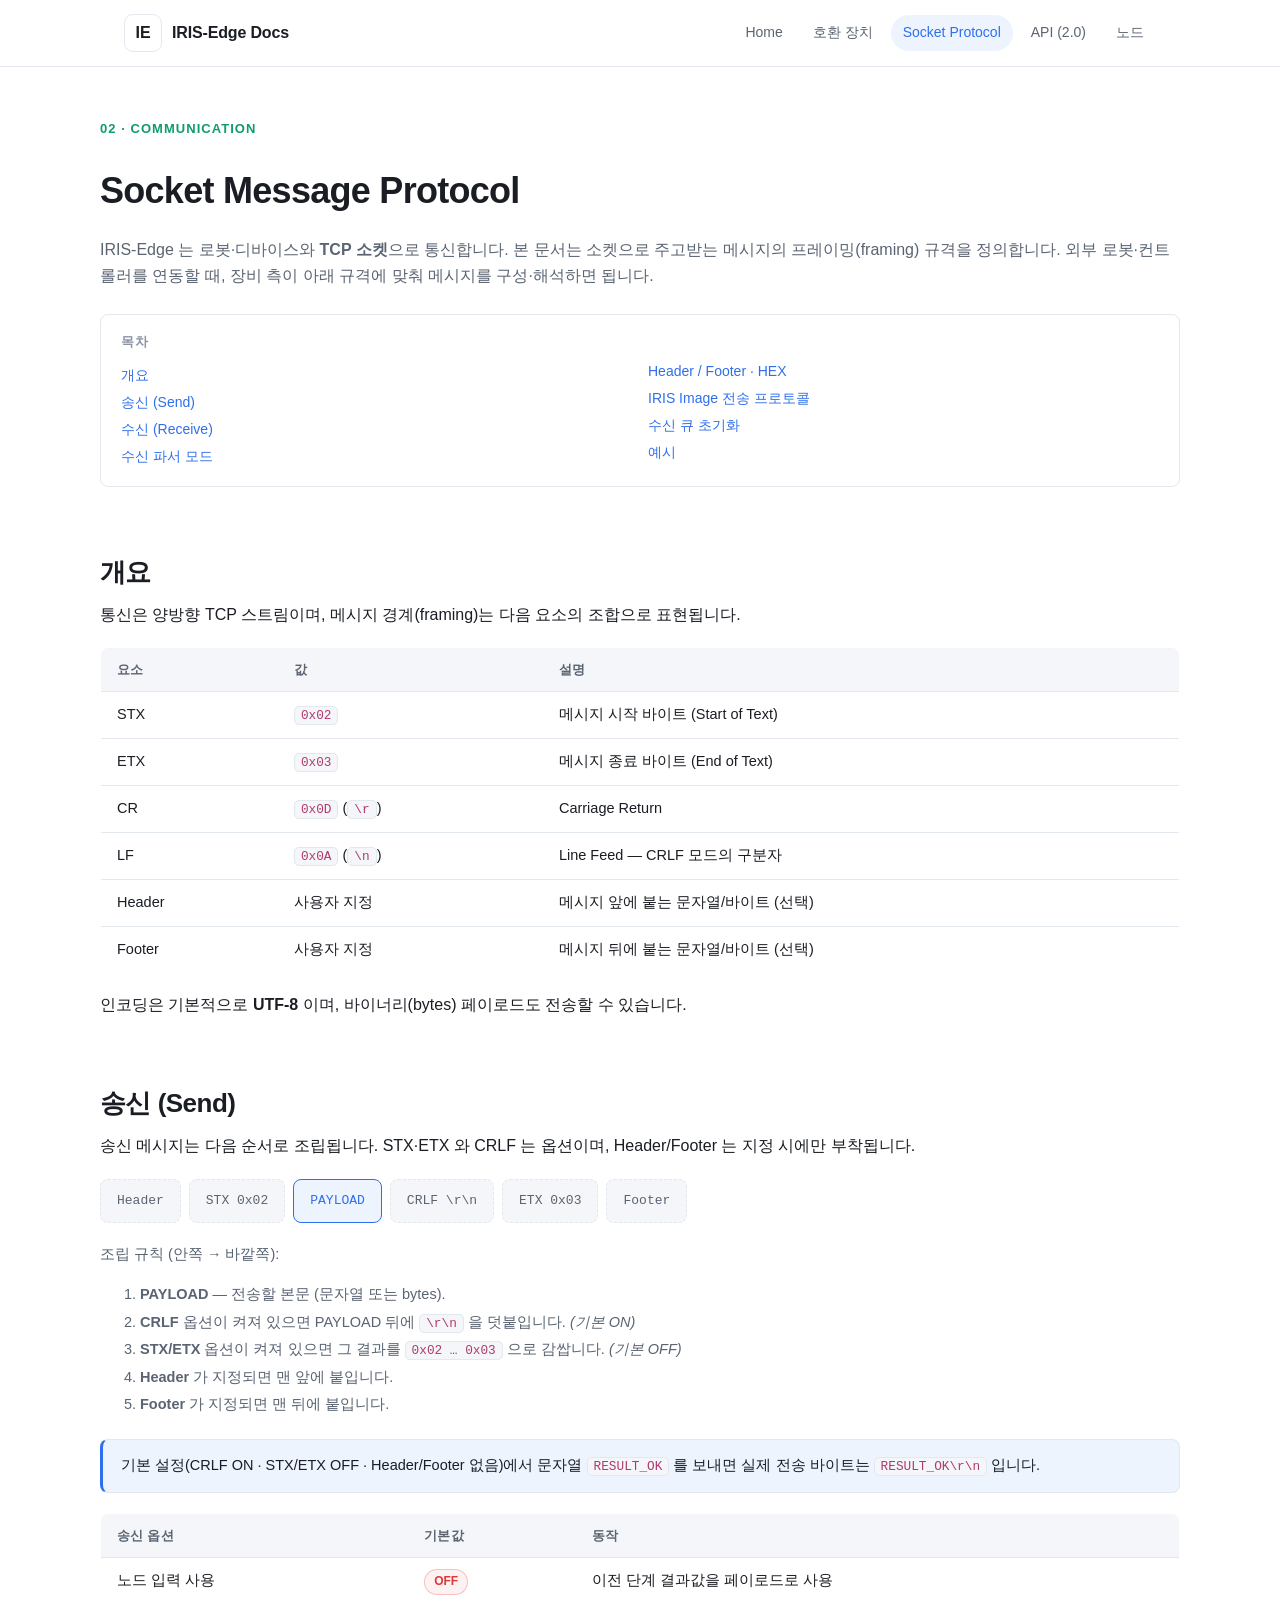
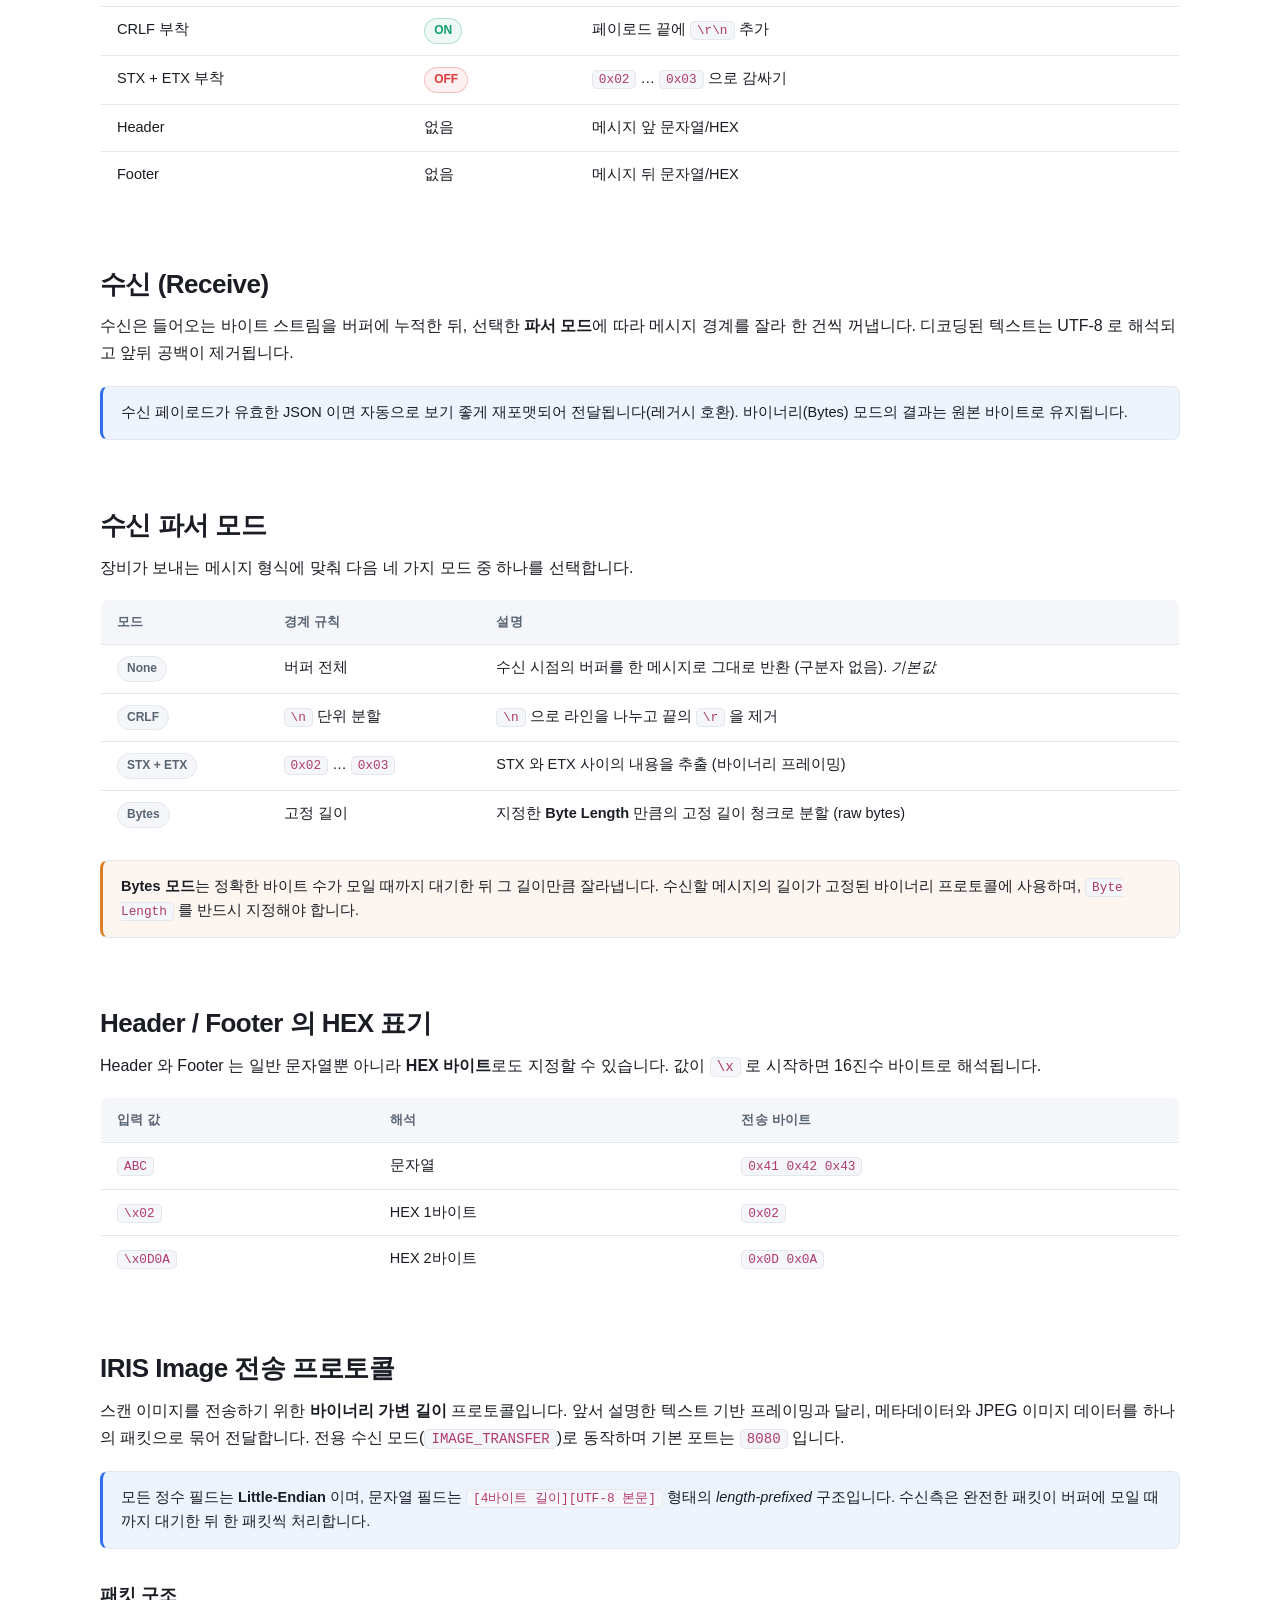
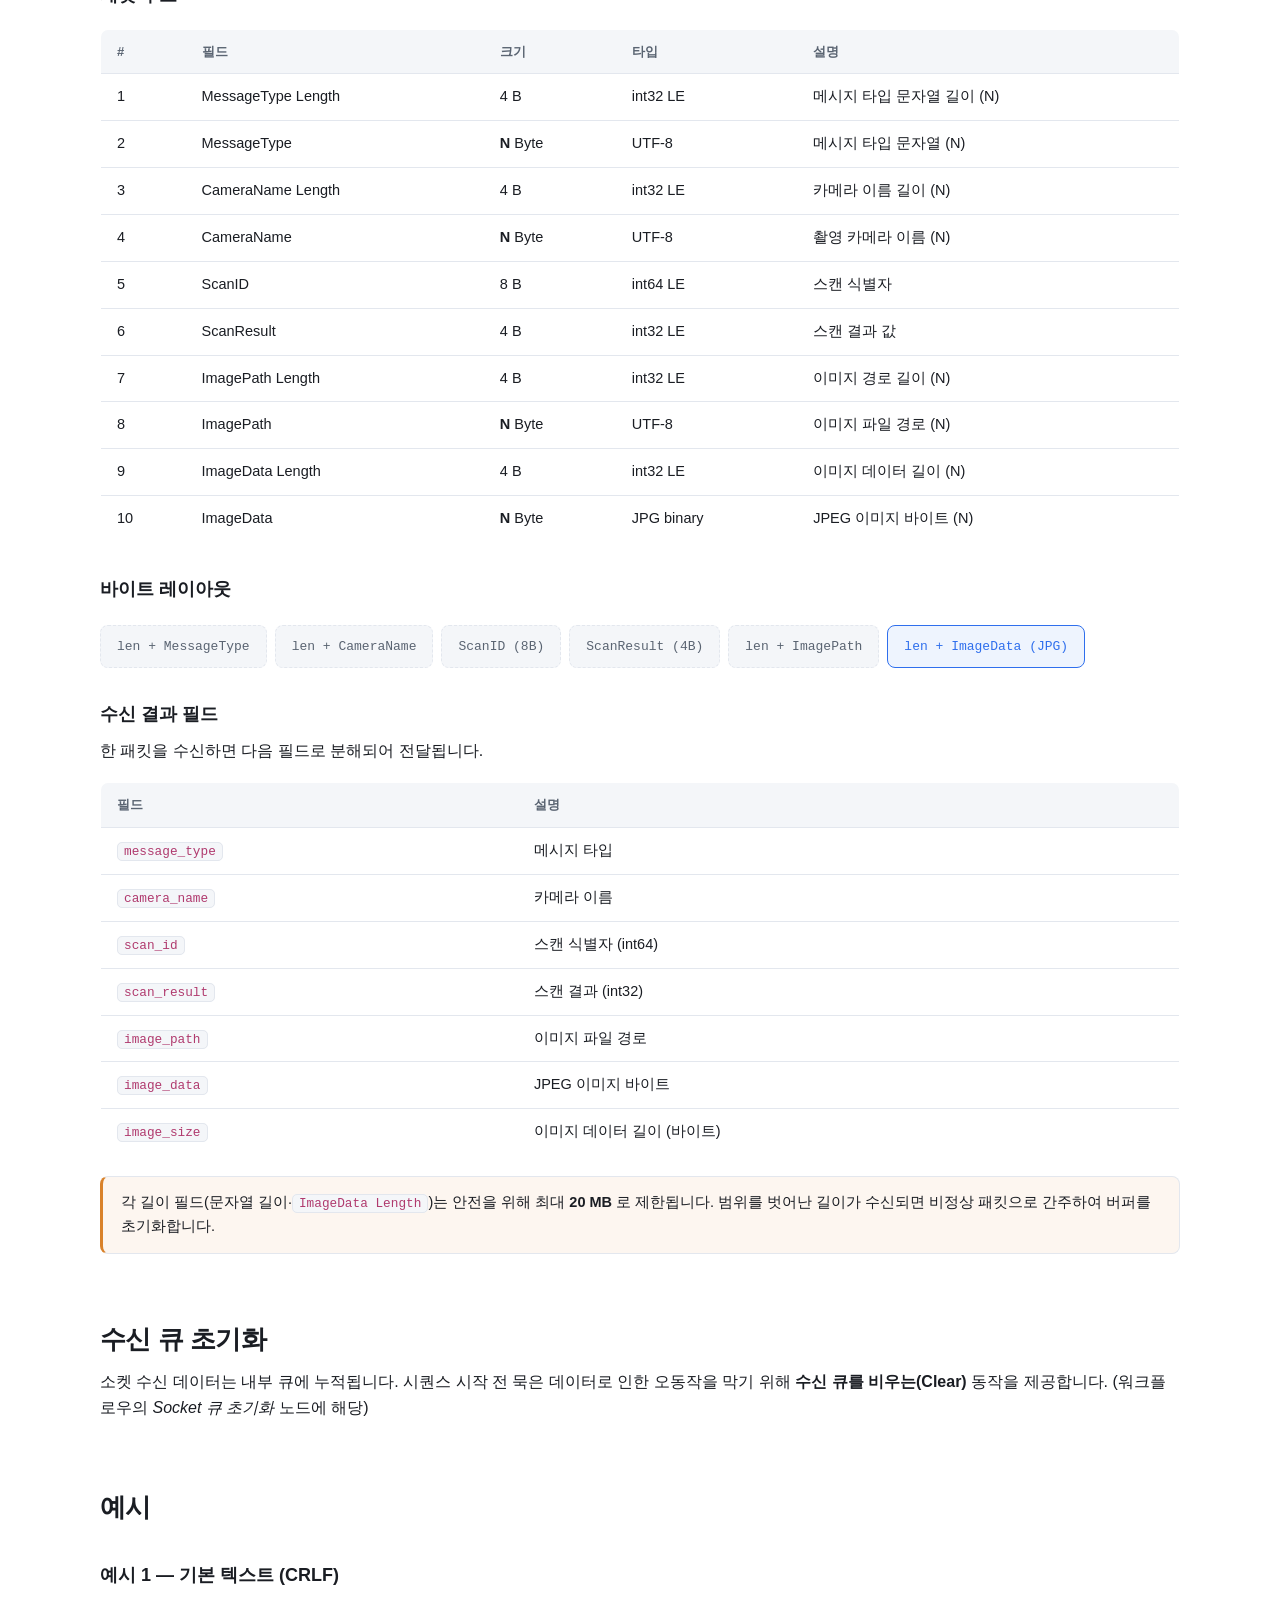
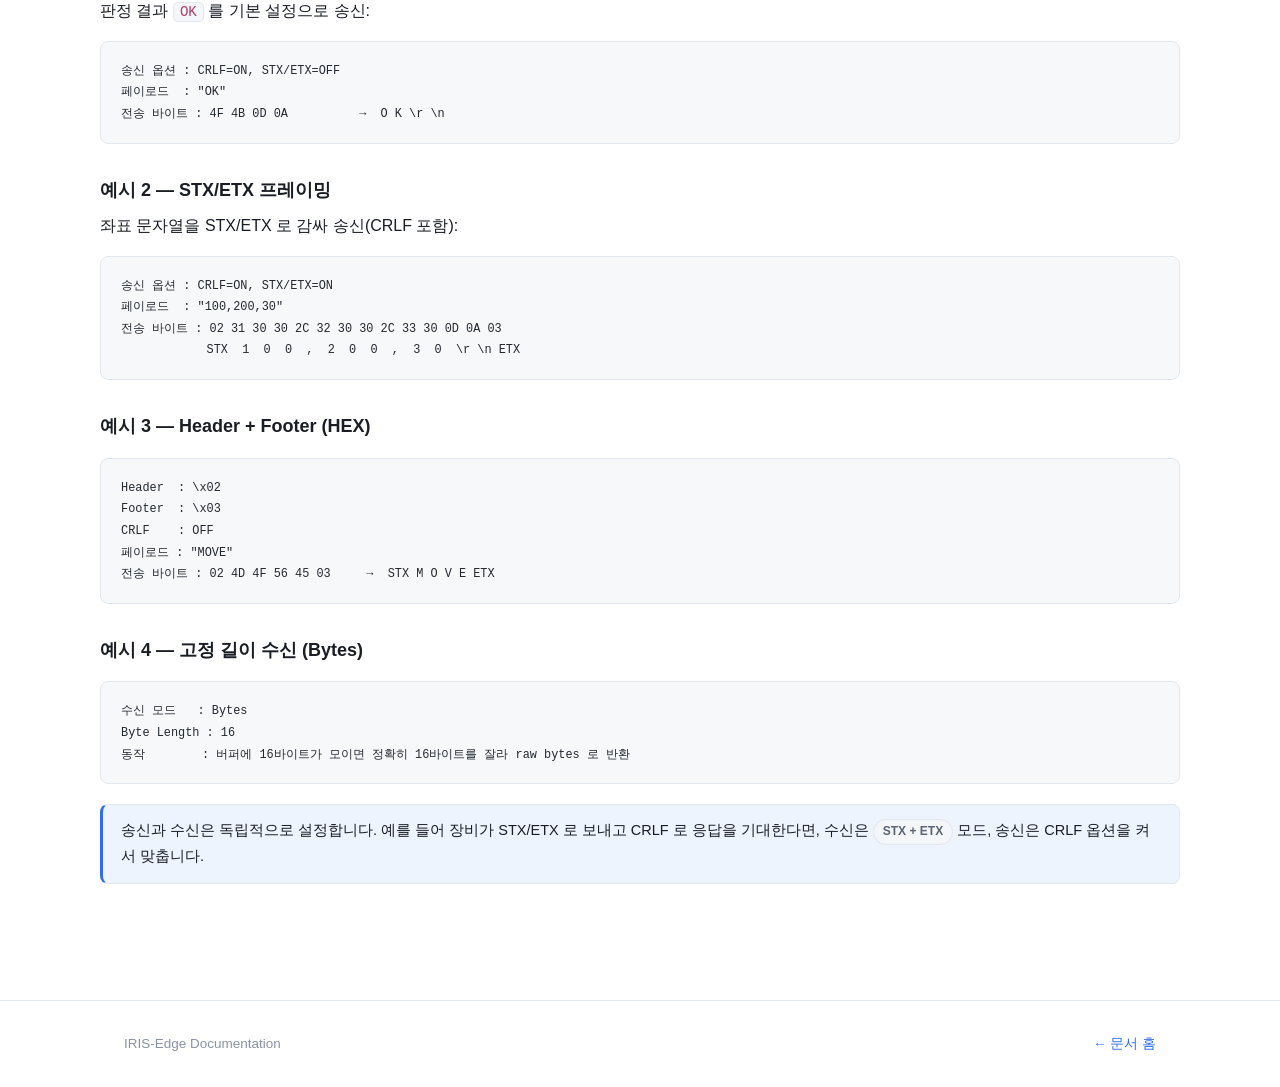
<file: socket-protocol.html>
<!DOCTYPE html>
<html lang="ko">
<head>
<meta charset="UTF-8">
<meta name="viewport" content="width=device-width, initial-scale=1.0">
<title>Socket Message Protocol · IRIS-Edge Docs</title>
<meta name="description" content="IRIS-Edge 소켓 송·수신 메시지 프레이밍 프로토콜">
<link rel="stylesheet" href="assets/style.css">
</head>
<body>

<header class="topbar">
  <div class="topbar-inner">
    <a class="brand" href="index.html"><span class="logo">IE</span> IRIS-Edge Docs</a>
    <nav class="nav">
      <a href="index.html">Home</a>
      <a href="devices.html">호환 장치</a>
      <a href="socket-protocol.html" class="active">Socket Protocol</a>
      <a href="api.html">API (2.0)</a>
      <a href="nodes.html">노드</a>
    </nav>
  </div>
</header>

<main class="wrap page">

  <span class="eyebrow">02 · Communication</span>
  <h1 style="font-size:36px;letter-spacing:-0.02em;margin:6px 0 12px;">Socket Message Protocol</h1>
  <p class="lead">IRIS-Edge 는 로봇·디바이스와 <strong>TCP 소켓</strong>으로 통신합니다.
  본 문서는 소켓으로 주고받는 메시지의 프레이밍(framing) 규격을 정의합니다.
  외부 로봇·컨트롤러를 연동할 때, 장비 측이 아래 규격에 맞춰 메시지를 구성·해석하면 됩니다.</p>

  <div class="toc">
    <strong>목차</strong>
    <ul>
      <li><a href="#overview">개요</a></li>
      <li><a href="#send">송신 (Send)</a></li>
      <li><a href="#recv">수신 (Receive)</a></li>
      <li><a href="#modes">수신 파서 모드</a></li>
      <li><a href="#hexheader">Header / Footer · HEX</a></li>
      <li><a href="#image">IRIS Image 전송 프로토콜</a></li>
      <li><a href="#queue">수신 큐 초기화</a></li>
      <li><a href="#examples">예시</a></li>
    </ul>
  </div>

  <!-- ================= OVERVIEW ================= -->
  <h2 id="overview">개요</h2>
  <p>통신은 양방향 TCP 스트림이며, 메시지 경계(framing)는 다음 요소의 조합으로 표현됩니다.</p>
  <div class="table-wrap">
    <table>
      <thead><tr><th>요소</th><th>값</th><th>설명</th></tr></thead>
      <tbody>
        <tr><td>STX</td><td><code>0x02</code></td><td>메시지 시작 바이트 (Start of Text)</td></tr>
        <tr><td>ETX</td><td><code>0x03</code></td><td>메시지 종료 바이트 (End of Text)</td></tr>
        <tr><td>CR</td><td><code>0x0D</code> (<code>\r</code>)</td><td>Carriage Return</td></tr>
        <tr><td>LF</td><td><code>0x0A</code> (<code>\n</code>)</td><td>Line Feed — CRLF 모드의 구분자</td></tr>
        <tr><td>Header</td><td>사용자 지정</td><td>메시지 앞에 붙는 문자열/바이트 (선택)</td></tr>
        <tr><td>Footer</td><td>사용자 지정</td><td>메시지 뒤에 붙는 문자열/바이트 (선택)</td></tr>
      </tbody>
    </table>
  </div>
  <p>인코딩은 기본적으로 <strong>UTF-8</strong> 이며, 바이너리(bytes) 페이로드도 전송할 수 있습니다.</p>

  <!-- ================= SEND ================= -->
  <h2 id="send">송신 (Send)</h2>
  <p>송신 메시지는 다음 순서로 조립됩니다. STX·ETX 와 CRLF 는 옵션이며, Header/Footer 는 지정 시에만 부착됩니다.</p>

  <div class="frame">
    <span class="seg">Header</span>
    <span class="seg">STX 0x02</span>
    <span class="seg req">PAYLOAD</span>
    <span class="seg">CRLF \r\n</span>
    <span class="seg">ETX 0x03</span>
    <span class="seg">Footer</span>
  </div>

  <p style="font-size:14.5px;color:var(--text-dim);">조립 규칙 (안쪽 → 바깥쪽):</p>
  <ol style="color:var(--text-dim);font-size:14.5px;line-height:1.9;">
    <li><strong>PAYLOAD</strong> — 전송할 본문 (문자열 또는 bytes).</li>
    <li><strong>CRLF</strong> 옵션이 켜져 있으면 PAYLOAD 뒤에 <code>\r\n</code> 을 덧붙입니다. <em>(기본 ON)</em></li>
    <li><strong>STX/ETX</strong> 옵션이 켜져 있으면 그 결과를 <code>0x02 … 0x03</code> 으로 감쌉니다. <em>(기본 OFF)</em></li>
    <li><strong>Header</strong> 가 지정되면 맨 앞에 붙입니다.</li>
    <li><strong>Footer</strong> 가 지정되면 맨 뒤에 붙입니다.</li>
  </ol>

  <div class="note">기본 설정(CRLF ON · STX/ETX OFF · Header/Footer 없음)에서 문자열
  <code>RESULT_OK</code> 를 보내면 실제 전송 바이트는 <code>RESULT_OK\r\n</code> 입니다.</div>

  <div class="table-wrap">
    <table>
      <thead><tr><th>송신 옵션</th><th>기본값</th><th>동작</th></tr></thead>
      <tbody>
        <tr><td>노드 입력 사용</td><td><span class="pill off">OFF</span></td><td>이전 단계 결과값을 페이로드로 사용</td></tr>
        <tr><td>CRLF 부착</td><td><span class="pill out">ON</span></td><td>페이로드 끝에 <code>\r\n</code> 추가</td></tr>
        <tr><td>STX + ETX 부착</td><td><span class="pill off">OFF</span></td><td><code>0x02</code> … <code>0x03</code> 으로 감싸기</td></tr>
        <tr><td>Header</td><td>없음</td><td>메시지 앞 문자열/HEX</td></tr>
        <tr><td>Footer</td><td>없음</td><td>메시지 뒤 문자열/HEX</td></tr>
      </tbody>
    </table>
  </div>

  <!-- ================= RECV ================= -->
  <h2 id="recv">수신 (Receive)</h2>
  <p>수신은 들어오는 바이트 스트림을 버퍼에 누적한 뒤, 선택한 <strong>파서 모드</strong>에 따라
  메시지 경계를 잘라 한 건씩 꺼냅니다. 디코딩된 텍스트는 UTF-8 로 해석되고 앞뒤 공백이 제거됩니다.</p>
  <div class="note">수신 페이로드가 유효한 JSON 이면 자동으로 보기 좋게 재포맷되어 전달됩니다(레거시 호환).
  바이너리(Bytes) 모드의 결과는 원본 바이트로 유지됩니다.</div>

  <!-- ================= MODES ================= -->
  <h2 id="modes">수신 파서 모드</h2>
  <p>장비가 보내는 메시지 형식에 맞춰 다음 네 가지 모드 중 하나를 선택합니다.</p>
  <div class="table-wrap">
    <table>
      <thead><tr><th>모드</th><th>경계 규칙</th><th>설명</th></tr></thead>
      <tbody>
        <tr>
          <td><span class="pill">None</span></td>
          <td>버퍼 전체</td>
          <td>수신 시점의 버퍼를 한 메시지로 그대로 반환 (구분자 없음). <em>기본값</em></td>
        </tr>
        <tr>
          <td><span class="pill">CRLF</span></td>
          <td><code>\n</code> 단위 분할</td>
          <td><code>\n</code> 으로 라인을 나누고 끝의 <code>\r</code> 을 제거</td>
        </tr>
        <tr>
          <td><span class="pill">STX + ETX</span></td>
          <td><code>0x02</code> … <code>0x03</code></td>
          <td>STX 와 ETX 사이의 내용을 추출 (바이너리 프레이밍)</td>
        </tr>
        <tr>
          <td><span class="pill">Bytes</span></td>
          <td>고정 길이</td>
          <td>지정한 <strong>Byte Length</strong> 만큼의 고정 길이 청크로 분할 (raw bytes)</td>
        </tr>
      </tbody>
    </table>
  </div>
  <div class="note warn"><strong>Bytes 모드</strong>는 정확한 바이트 수가 모일 때까지 대기한 뒤 그 길이만큼 잘라냅니다.
  수신할 메시지의 길이가 고정된 바이너리 프로토콜에 사용하며, <code>Byte Length</code> 를 반드시 지정해야 합니다.</div>

  <!-- ================= HEX HEADER ================= -->
  <h2 id="hexheader">Header / Footer 의 HEX 표기</h2>
  <p>Header 와 Footer 는 일반 문자열뿐 아니라 <strong>HEX 바이트</strong>로도 지정할 수 있습니다.
  값이 <code>\x</code> 로 시작하면 16진수 바이트로 해석됩니다.</p>
  <div class="table-wrap">
    <table>
      <thead><tr><th>입력 값</th><th>해석</th><th>전송 바이트</th></tr></thead>
      <tbody>
        <tr><td><code>ABC</code></td><td>문자열</td><td><code>0x41 0x42 0x43</code></td></tr>
        <tr><td><code>\x02</code></td><td>HEX 1바이트</td><td><code>0x02</code></td></tr>
        <tr><td><code>\x0D0A</code></td><td>HEX 2바이트</td><td><code>0x0D 0x0A</code></td></tr>
      </tbody>
    </table>
  </div>

  <!-- ================= IMAGE TRANSFER ================= -->
  <h2 id="image">IRIS Image 전송 프로토콜</h2>
  <p>스캔 이미지를 전송하기 위한 <strong>바이너리 가변 길이</strong> 프로토콜입니다.
  앞서 설명한 텍스트 기반 프레이밍과 달리, 메타데이터와 JPEG 이미지 데이터를 하나의 패킷으로 묶어 전달합니다.
  전용 수신 모드(<code>IMAGE_TRANSFER</code>)로 동작하며 기본 포트는 <code>8080</code> 입니다.</p>

  <div class="note">모든 정수 필드는 <strong>Little-Endian</strong> 이며, 문자열 필드는
  <code>[4바이트 길이][UTF-8 본문]</code> 형태의 <em>length-prefixed</em> 구조입니다.
  수신측은 완전한 패킷이 버퍼에 모일 때까지 대기한 뒤 한 패킷씩 처리합니다.</div>

  <h3>패킷 구조</h3>
  <div class="table-wrap">
    <table>
      <thead><tr><th>#</th><th>필드</th><th>크기</th><th>타입</th><th>설명</th></tr></thead>
      <tbody>
        <tr><td>1</td><td>MessageType Length</td><td>4 B</td><td>int32 LE</td><td>메시지 타입 문자열 길이 (N)</td></tr>
        <tr><td>2</td><td>MessageType</td><td><strong>N</strong> Byte</td><td>UTF-8</td><td>메시지 타입 문자열 (N)</td></tr>
        <tr><td>3</td><td>CameraName Length</td><td>4 B</td><td>int32 LE</td><td>카메라 이름 길이 (N)</td></tr>
        <tr><td>4</td><td>CameraName</td><td><strong>N</strong> Byte</td><td>UTF-8</td><td>촬영 카메라 이름 (N)</td></tr>
        <tr><td>5</td><td>ScanID</td><td>8 B</td><td>int64 LE</td><td>스캔 식별자</td></tr>
        <tr><td>6</td><td>ScanResult</td><td>4 B</td><td>int32 LE</td><td>스캔 결과 값</td></tr>
        <tr><td>7</td><td>ImagePath Length</td><td>4 B</td><td>int32 LE</td><td>이미지 경로 길이 (N)</td></tr>
        <tr><td>8</td><td>ImagePath</td><td><strong>N</strong> Byte</td><td>UTF-8</td><td>이미지 파일 경로 (N)</td></tr>
        <tr><td>9</td><td>ImageData Length</td><td>4 B</td><td>int32 LE</td><td>이미지 데이터 길이 (N)</td></tr>
        <tr><td>10</td><td>ImageData</td><td><strong>N</strong> Byte</td><td>JPG binary</td><td>JPEG 이미지 바이트 (N)</td></tr>
      </tbody>
    </table>
  </div>

  <h3>바이트 레이아웃</h3>
  <div class="frame">
    <span class="seg">len + MessageType</span>
    <span class="seg">len + CameraName</span>
    <span class="seg">ScanID (8B)</span>
    <span class="seg">ScanResult (4B)</span>
    <span class="seg">len + ImagePath</span>
    <span class="seg req">len + ImageData (JPG)</span>
  </div>

  <h3>수신 결과 필드</h3>
  <p>한 패킷을 수신하면 다음 필드로 분해되어 전달됩니다.</p>
  <div class="table-wrap">
    <table>
      <thead><tr><th>필드</th><th>설명</th></tr></thead>
      <tbody>
        <tr><td><code>message_type</code></td><td>메시지 타입</td></tr>
        <tr><td><code>camera_name</code></td><td>카메라 이름</td></tr>
        <tr><td><code>scan_id</code></td><td>스캔 식별자 (int64)</td></tr>
        <tr><td><code>scan_result</code></td><td>스캔 결과 (int32)</td></tr>
        <tr><td><code>image_path</code></td><td>이미지 파일 경로</td></tr>
        <tr><td><code>image_data</code></td><td>JPEG 이미지 바이트</td></tr>
        <tr><td><code>image_size</code></td><td>이미지 데이터 길이 (바이트)</td></tr>
      </tbody>
    </table>
  </div>

  <div class="note warn">각 길이 필드(문자열 길이·<code>ImageData Length</code>)는 안전을 위해 최대
  <strong>20&nbsp;MB</strong> 로 제한됩니다. 범위를 벗어난 길이가 수신되면 비정상 패킷으로 간주하여 버퍼를 초기화합니다.</div>

  <!-- ================= QUEUE ================= -->
  <h2 id="queue">수신 큐 초기화</h2>
  <p>소켓 수신 데이터는 내부 큐에 누적됩니다. 시퀀스 시작 전 묵은 데이터로 인한 오동작을 막기 위해
  <strong>수신 큐를 비우는(Clear)</strong> 동작을 제공합니다. (워크플로우의 <em>Socket 큐 초기화</em> 노드에 해당)</p>

  <!-- ================= EXAMPLES ================= -->
  <h2 id="examples">예시</h2>

  <h3>예시 1 — 기본 텍스트 (CRLF)</h3>
  <p>판정 결과 <code>OK</code> 를 기본 설정으로 송신:</p>
  <pre><code>송신 옵션 : CRLF=ON, STX/ETX=OFF
페이로드  : "OK"
전송 바이트 : 4F 4B 0D 0A          →  O K \r \n</code></pre>

  <h3>예시 2 — STX/ETX 프레이밍</h3>
  <p>좌표 문자열을 STX/ETX 로 감싸 송신(CRLF 포함):</p>
  <pre><code>송신 옵션 : CRLF=ON, STX/ETX=ON
페이로드  : "100,200,30"
전송 바이트 : 02 31 30 30 2C 32 30 30 2C 33 30 0D 0A 03
            STX  1  0  0  ,  2  0  0  ,  3  0  \r \n ETX</code></pre>

  <h3>예시 3 — Header + Footer (HEX)</h3>
  <pre><code>Header  : \x02
Footer  : \x03
CRLF    : OFF
페이로드 : "MOVE"
전송 바이트 : 02 4D 4F 56 45 03     →  STX M O V E ETX</code></pre>

  <h3>예시 4 — 고정 길이 수신 (Bytes)</h3>
  <pre><code>수신 모드   : Bytes
Byte Length : 16
동작        : 버퍼에 16바이트가 모이면 정확히 16바이트를 잘라 raw bytes 로 반환</code></pre>

  <div class="note">송신과 수신은 독립적으로 설정합니다. 예를 들어 장비가 STX/ETX 로 보내고
  CRLF 로 응답을 기대한다면, 수신은 <span class="pill">STX + ETX</span> 모드, 송신은 CRLF 옵션을 켜서 맞춥니다.</div>

</main>

<footer class="footer">
  <div class="wrap">
    <span>IRIS-Edge Documentation</span>
    <span><a href="index.html">← 문서 홈</a></span>
  </div>
</footer>

</body>
</html>
</file>
<file: assets/style.css>
/* ============================================================
   IRIS-Edge Documentation — shared stylesheet
   ============================================================ */

:root {
  --bg: #ffffff;
  --bg-soft: #f4f6f9;
  --panel: #ffffff;
  --panel-2: #f7f9fc;
  --border: #e3e7ee;
  --text: #1a1d23;
  --text-dim: #5a6472;
  --text-faint: #8a93a3;
  --accent: #2f6fed;
  --accent-soft: #2f6fed14;
  --accent-2: #0f9d6e;
  --warn: #d9822b;
  --radius: 14px;
  --radius-sm: 8px;
  --maxw: 1080px;
  --mono: "SFMono-Regular", "JetBrains Mono", "Consolas", "Menlo", monospace;
  --sans: -apple-system, BlinkMacSystemFont, "Segoe UI", "Pretendard",
          "Apple SD Gothic Neo", "Malgun Gothic", Roboto, sans-serif;
}

* { box-sizing: border-box; }

html { scroll-behavior: smooth; }

body {
  margin: 0;
  font-family: var(--sans);
  background: var(--bg);
  color: var(--text);
  line-height: 1.65;
  -webkit-font-smoothing: antialiased;
}

a { color: var(--accent); text-decoration: none; }
a:hover { text-decoration: underline; }

/* ---------- top bar ---------- */
.topbar {
  position: sticky;
  top: 0;
  z-index: 50;
  background: rgba(255, 255, 255, 0.85);
  backdrop-filter: blur(10px);
  border-bottom: 1px solid var(--border);
}
.topbar-inner {
  max-width: var(--maxw);
  margin: 0 auto;
  padding: 14px 24px;
  display: flex;
  align-items: center;
  gap: 22px;
}
.brand {
  display: flex;
  align-items: center;
  gap: 10px;
  font-weight: 700;
  letter-spacing: -0.01em;
  color: var(--text);
  font-size: 16px;
}
.brand .logo {
  width: 38px; height: 38px;
  border-radius: 9px;
  background: #fff;
  border: 1px solid var(--border);
  display: grid; place-items: center;
  overflow: hidden;
}
.brand .logo img { height: 30px; width: auto; display: block; }
.brand:hover { text-decoration: none; }
.nav {
  display: flex; gap: 6px; margin-left: auto; flex-wrap: wrap;
}
.nav a {
  color: var(--text-dim);
  padding: 6px 12px;
  border-radius: 999px;
  font-size: 14px;
  font-weight: 500;
}
.nav a:hover { color: var(--text); background: var(--bg-soft); text-decoration: none; }
.nav a.active { color: var(--accent); background: var(--accent-soft); }

/* ---------- layout ---------- */
.wrap { max-width: var(--maxw); margin: 0 auto; padding: 0 24px; }
.page { padding: 48px 0 96px; }

/* ---------- hero ---------- */
.hero {
  padding: 72px 0 40px;
  border-bottom: 1px solid var(--border);
}
.hero h1 {
  font-size: 42px;
  line-height: 1.15;
  letter-spacing: -0.025em;
  margin: 0 0 14px;
}
.hero p {
  font-size: 18px;
  color: var(--text-dim);
  max-width: 640px;
  margin: 0;
}
.eyebrow {
  display: inline-block;
  font-size: 13px;
  font-weight: 600;
  letter-spacing: 0.08em;
  text-transform: uppercase;
  color: var(--accent-2);
  margin-bottom: 16px;
}

/* ---------- headings ---------- */
h2 {
  font-size: 26px;
  letter-spacing: -0.02em;
  margin: 56px 0 8px;
  padding-top: 8px;
}
h3 {
  font-size: 18px;
  margin: 32px 0 8px;
  color: var(--text);
}
h2 + p, h3 + p { margin-top: 4px; }
.lead { color: var(--text-dim); font-size: 16px; }

/* ---------- cards (home) ---------- */
.card-grid {
  display: grid;
  grid-template-columns: repeat(2, 1fr);
  gap: 18px;
  margin-top: 40px;
}
.card {
  display: block;
  background: var(--panel);
  border: 1px solid var(--border);
  border-radius: var(--radius);
  padding: 26px 26px 24px;
  transition: border-color .15s ease, transform .15s ease, background .15s ease;
}
.card:hover {
  text-decoration: none;
  border-color: var(--accent);
  transform: translateY(-2px);
  background: var(--panel-2);
  box-shadow: 0 6px 20px rgba(20, 30, 50, 0.06);
}
.card .num {
  font-family: var(--mono);
  font-size: 13px;
  color: var(--text-faint);
  margin-bottom: 14px;
}
.card h3 { margin: 0 0 8px; font-size: 19px; color: var(--text); }
.card p { margin: 0; color: var(--text-dim); font-size: 14.5px; }
.card .arrow { margin-top: 16px; color: var(--accent); font-size: 14px; font-weight: 600; }

/* ---------- tables ---------- */
.table-wrap { overflow-x: auto; margin: 18px 0; }
table {
  width: 100%;
  border-collapse: collapse;
  font-size: 14.5px;
  background: var(--panel);
  border: 1px solid var(--border);
  border-radius: var(--radius-sm);
  overflow: hidden;
}
th, td {
  text-align: left;
  padding: 11px 16px;
  border-bottom: 1px solid var(--border);
  vertical-align: top;
}
thead th {
  background: var(--bg-soft);
  color: var(--text-dim);
  font-weight: 600;
  font-size: 13px;
  letter-spacing: 0.02em;
}
tbody tr:last-child td { border-bottom: none; }
tbody tr:hover { background: var(--panel-2); }
td code, th code { white-space: nowrap; }

/* ---------- code ---------- */
code {
  font-family: var(--mono);
  font-size: 0.88em;
  background: var(--bg-soft);
  border: 1px solid var(--border);
  border-radius: 5px;
  padding: 1px 6px;
  color: #b03a6e;
}
pre {
  background: #f6f8fa;
  border: 1px solid var(--border);
  border-radius: var(--radius-sm);
  padding: 18px 20px;
  overflow-x: auto;
  font-family: var(--mono);
  font-size: 13.5px;
  line-height: 1.6;
  margin: 16px 0;
}
pre code { background: none; border: none; padding: 0; color: #24292f; }

/* ---------- badges / pills ---------- */
.pill {
  display: inline-block;
  font-size: 12px;
  font-weight: 600;
  padding: 2px 9px;
  border-radius: 999px;
  border: 1px solid var(--border);
  color: var(--text-dim);
  background: var(--bg-soft);
  white-space: nowrap;
}
.pill.in { color: var(--accent); border-color: var(--accent-soft); background: var(--accent-soft); }
.pill.out { color: var(--accent-2); border-color: #0f9d6e44; background: #0f9d6e12; }
.pill.off { color: #dc3a3a; border-color: #dc3a3a44; background: #dc3a3a12; }
.pill.get { color: #0f9d6e; border-color: #0f9d6e44; background: #0f9d6e12; }
.pill.post { color: #2f6fed; border-color: #2f6fed44; background: #2f6fed12; }
.pill.put { color: #c9751f; border-color: #c9751f44; background: #c9751f12; }
.pill.delete { color: #dc3a3a; border-color: #dc3a3a44; background: #dc3a3a12; }
.pill.ws { color: #8b5cf6; border-color: #8b5cf644; background: #8b5cf612; }

/* ---------- callout ---------- */
.note {
  border: 1px solid var(--border);
  border-left: 3px solid var(--accent);
  background: var(--accent-soft);
  border-radius: var(--radius-sm);
  padding: 14px 18px;
  margin: 20px 0;
  font-size: 14.5px;
  color: var(--text);
}
.note.warn { border-left-color: var(--warn); background: #d9822b12; }
.note strong { color: var(--text); }

/* ---------- two columns ---------- */
.cols { display: grid; grid-template-columns: 1fr 1fr; gap: 24px; }

/* ---------- framing diagram ---------- */
.frame {
  display: flex;
  flex-wrap: wrap;
  gap: 8px;
  margin: 20px 0;
  font-family: var(--mono);
  font-size: 13px;
}
.frame .seg {
  padding: 10px 16px;
  border-radius: var(--radius-sm);
  border: 1px dashed var(--border);
  color: var(--text-dim);
  background: var(--bg-soft);
}
.frame .seg.req {
  border-style: solid;
  border-color: var(--accent);
  color: var(--accent);
  background: var(--accent-soft);
}

/* ---------- section divider label ---------- */
.kicker {
  display: flex; align-items: center; gap: 12px;
  margin: 64px 0 0;
}
.kicker span {
  font-size: 13px; font-weight: 700; letter-spacing: 0.08em;
  text-transform: uppercase; color: var(--accent-2);
}
.kicker .line { flex: 1; height: 1px; background: var(--border); }

/* ---------- footer ---------- */
.footer {
  border-top: 1px solid var(--border);
  padding: 32px 0;
  color: var(--text-faint);
  font-size: 13.5px;
}
.footer .wrap { display: flex; justify-content: space-between; flex-wrap: wrap; gap: 12px; }

/* ---------- toc ---------- */
.toc {
  background: var(--panel);
  border: 1px solid var(--border);
  border-radius: var(--radius-sm);
  padding: 16px 20px;
  margin: 24px 0 8px;
}
.toc strong { display: block; font-size: 13px; text-transform: uppercase; letter-spacing: 0.06em; color: var(--text-faint); margin-bottom: 8px; }
.toc ul { margin: 0; padding: 0; list-style: none; columns: 2; }
.toc li { margin: 4px 0; font-size: 14px; }

/* ---------- code generators ---------- */
.gen-field { margin: 16px 0; }
.gen-field label {
  display: block; font-size: 13px; font-weight: 600;
  color: var(--text-dim); text-transform: uppercase; letter-spacing: .04em;
  margin-bottom: 6px;
}
.gen-field .hint { font-size: 12.5px; color: var(--text-faint); font-weight: 400; text-transform: none; letter-spacing: 0; margin-top: 2px; }
.gen-input, .gen-textarea, .gen-select {
  width: 100%; padding: 10px 13px;
  border: 1px solid var(--border); border-radius: var(--radius-sm);
  font-size: 14px; background: var(--panel-2); color: var(--text);
  outline: none; font-family: var(--sans);
}
.gen-textarea { font-family: var(--mono); font-size: 13.5px; line-height: 1.6; resize: vertical; min-height: 90px; }
.gen-input:focus, .gen-textarea:focus, .gen-select:focus { border-color: var(--accent); }
.gen-panel {
  background: var(--panel); border: 1px solid var(--border);
  border-radius: var(--radius); padding: 22px 24px; margin: 20px 0;
}
.gen-btn {
  padding: 9px 16px; border: 1px solid var(--border); border-radius: var(--radius-sm);
  background: var(--panel); color: var(--text); font-size: 13.5px; font-weight: 600; cursor: pointer;
}
.gen-btn:hover { background: var(--panel-2); }
.gen-btn.primary { background: var(--accent); color: #fff; border-color: var(--accent); }
.gen-btn.primary:hover { filter: brightness(1.05); }
.gen-btn:disabled { opacity: .55; cursor: default; }
.gen-row { display: flex; gap: 8px; flex-wrap: wrap; align-items: center; }
.gen-msg { font-size: 12.5px; color: var(--text-faint); margin: 8px 0 0; min-height: 16px; }
.gen-file { border: 1px solid var(--border); border-radius: var(--radius-sm); overflow: hidden; margin: 16px 0; }
.gen-file-head {
  display: flex; align-items: center; justify-content: space-between;
  gap: 12px; padding: 8px 14px; background: var(--bg-soft); border-bottom: 1px solid var(--border);
}
.gen-file-name { font-family: var(--mono); font-size: 13px; font-weight: 600; color: var(--text); }
.gen-file-btns { display: flex; gap: 6px; }
.gen-file-btns .gen-btn { padding: 5px 12px; font-size: 12px; }
.gen-file pre { margin: 0; border: none; border-radius: 0; }
.gen-spinner {
  display: inline-block; width: 15px; height: 15px; vertical-align: -2px;
  border: 2px solid var(--border); border-top-color: var(--accent);
  border-radius: 50%; animation: gen-spin .7s linear infinite; margin-right: 6px;
}
@keyframes gen-spin { to { transform: rotate(360deg); } }

/* ---------- responsive ---------- */
@media (max-width: 760px) {
  .card-grid, .cols, .toc ul { grid-template-columns: 1fr; columns: 1; }
  .hero h1 { font-size: 32px; }
  .nav { display: none; }
  .wrap, .topbar-inner { padding-left: 16px; padding-right: 16px; }
}
</file>
